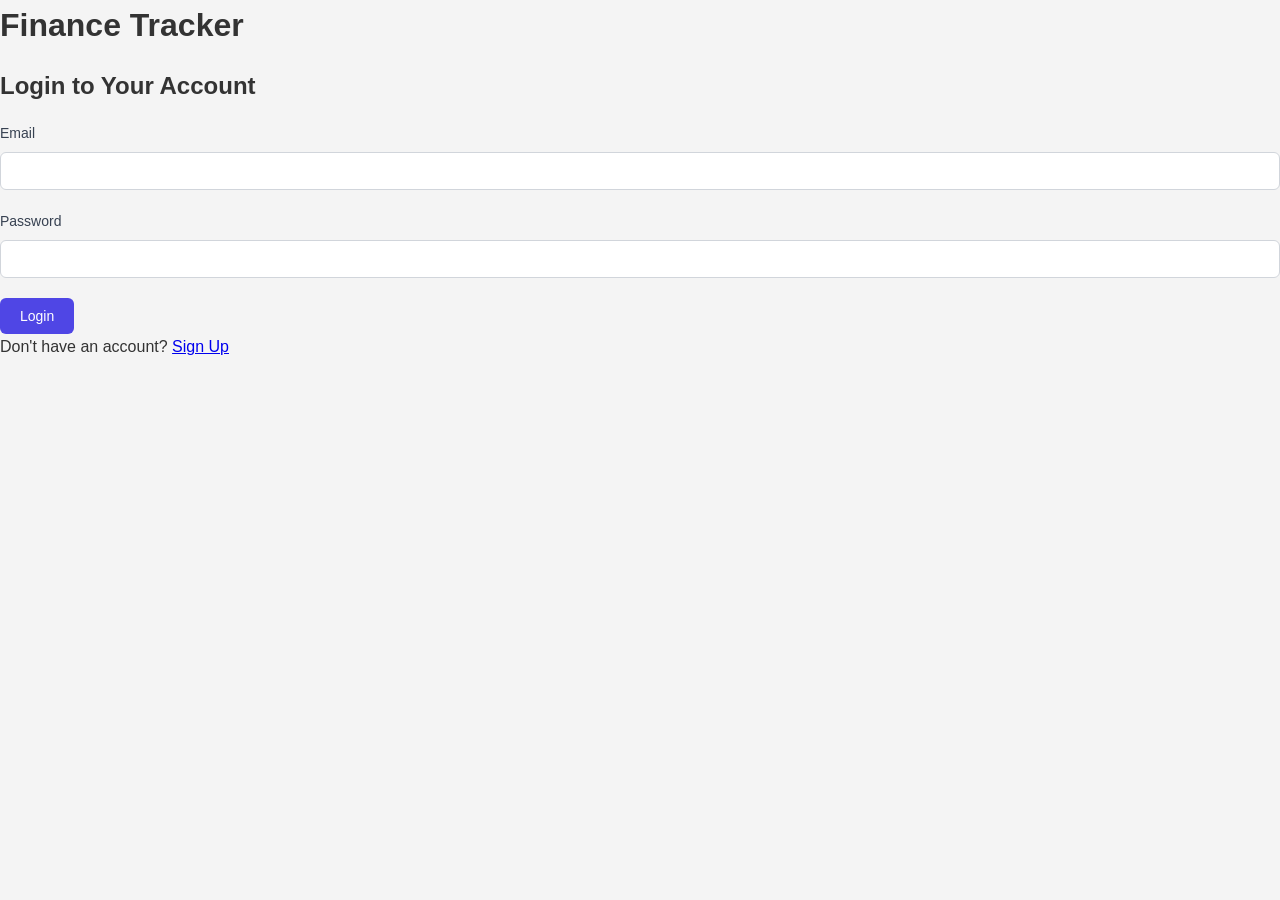
<file: index.html>
<!DOCTYPE html>
<html lang="en">
  <head>
    <meta charset="UTF-8" />
    <meta name="viewport" content="width=device-width, initial-scale=1.0" />
    <title>Finance App - Login</title>
    <link rel="stylesheet" href="css/style.css" />
    <link rel="stylesheet" href="css/auth.css" />
  </head>
  <body>
    <div class="auth-container">
      <div class="auth-card">
        <h1>Finance Tracker</h1>
        <h2>Login to Your Account</h2>

        <form id="loginForm">
          <div class="form-group">
            <label for="email">Email</label>
            <input type="email" id="email" required />
          </div>

          <div class="form-group">
            <label for="password">Password</label>
            <input type="password" id="password" required />
          </div>

          <button type="submit" class="btn-primary">Login</button>

          <p class="auth-link">
            Don't have an account? <a href="pages/signup.html">Sign Up</a>
          </p>
        </form>

        <div id="errorMessage" class="error-message"></div>
      </div>
    </div>

    <script src="js/auth.js"></script>
  </body>
</html>
</file>
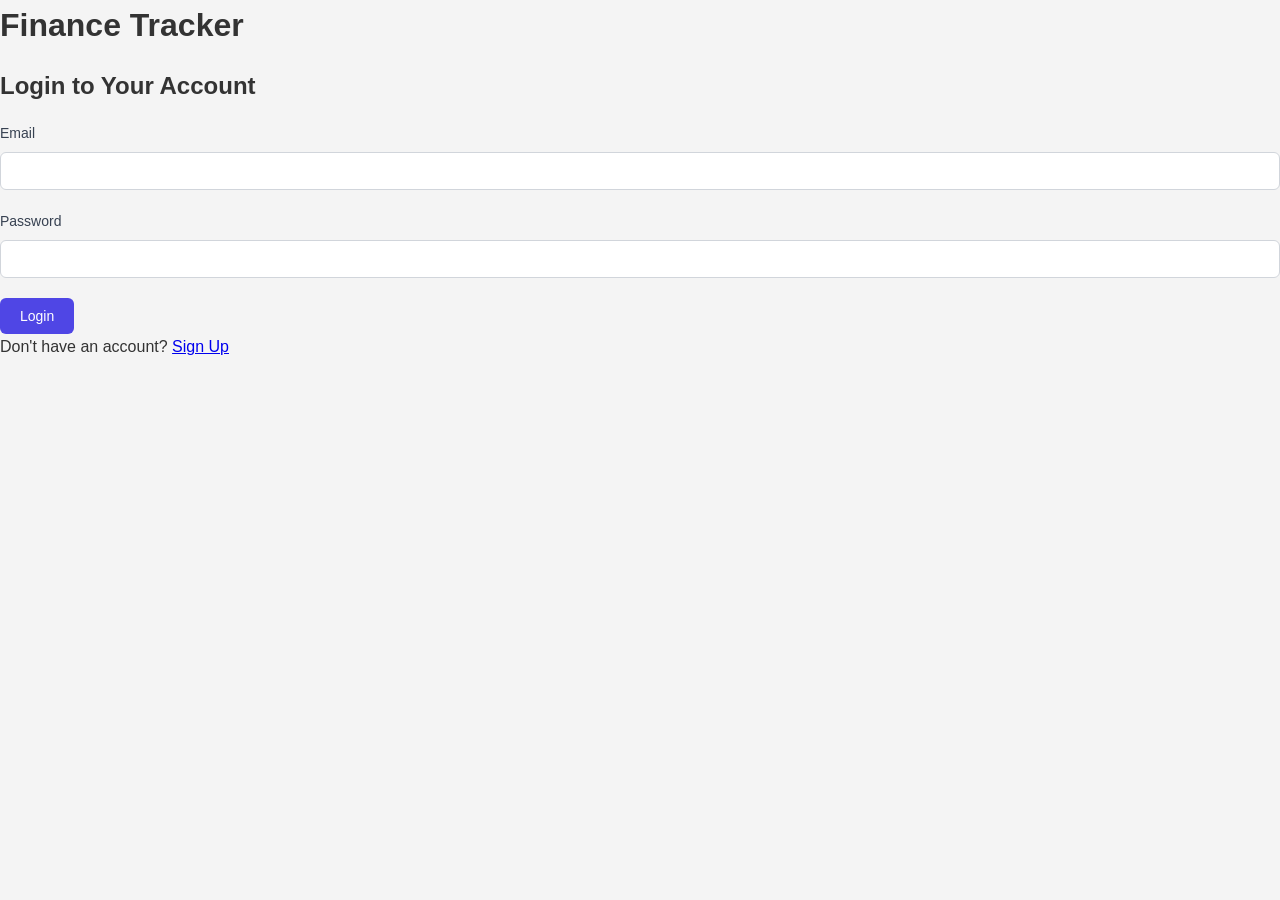
<file: Pages/categories.html>
<!DOCTYPE html>
<html lang="en">
  <head>
    <meta charset="UTF-8" />
    <meta name="viewport" content="width=device-width, initial-scale=1.0" />
    <title>Categories - Finance App</title>
    <link rel="stylesheet" href="../css/style.css" />
    <link rel="stylesheet" href="../css/dashboard.css" />
    <link rel="stylesheet" href="../css/categories.css" />
  </head>
  <body>
    <div class="app-container">
      <nav class="sidebar">
        <div class="sidebar-header">
          <h2>Finance</h2>
          <p>Personal Tracker</p>
        </div>
        <ul class="nav-menu">
          <li><a href="dashboard.html">📊 Dashboard</a></li>
          <li><a href="transactions.html">✈️ Transactions</a></li>
          <li><a href="categories.html" class="active">🏷️ Categories</a></li>
          <li><a href="analytics.html">📈 Analytics</a></li>
          <li><a href="settings.html">⚙️ Settings</a></li>
        </ul>
        <button id="logoutBtn" class="btn-logout">Sign Out</button>
      </nav>

      <main class="main-content">
        <!-- Top Header with User Info -->
        <div class="top-header">
          <h1 class="page-title">Categories</h1>
          <div class="user-info">
            <div class="user-details">
              <p id="userDisplayName">John Doe</p>
              <p id="userEmail">john@example.com</p>
            </div>
            <div class="user-avatar">👤</div>
          </div>
        </div>

        <!-- Page Description and Add Button -->
        <div class="page-intro">
          <div class="intro-text">
            <h2>Categories</h2>
            <p>Manage your transaction categories</p>
          </div>
          <button id="addCategoryBtn" class="btn-add-transaction">
            + Add Category
          </button>
        </div>

        <!-- Income Categories Section -->
        <div class="categories-section">
          <h3 class="section-title income-title">
            🏷️ Income Categories (<span id="incomeCount">0</span>)
          </h3>
          <div id="incomeCategoriesList" class="categories-container">
            <p class="no-data">No income categories yet</p>
          </div>
        </div>

        <!-- Expense Categories Section -->
        <div class="categories-section">
          <h3 class="section-title expense-title">
            🏷️ Expense Categories (<span id="expenseCount">0</span>)
          </h3>
          <div id="expenseCategoriesList" class="categories-container">
            <p class="no-data">No expense categories yet</p>
          </div>
        </div>
      </main>
    </div>

    <div id="categoryModal" class="modal">
      <div class="modal-content">
        <div class="modal-header">
          <h2>Add Category</h2>
          <p class="modal-subtitle">Create a new transaction category</p>
          <span class="close">&times;</span>
        </div>

        <form id="categoryForm">
          <!-- Category Name -->
          <div class="form-group">
            <label for="categoryName"
              >Category Name <span class="required">*</span></label
            >
            <input
              type="text"
              id="categoryName"
              placeholder="e.g., Groceries, Coffee..."
              required
            />
          </div>

          <!-- Category Type -->
          <div class="form-group">
            <label for="categoryType"
              >Type <span class="required">*</span></label
            >
            <select id="categoryType" required>
              <option value="expense">Expense</option>
              <option value="income">Income</option>
            </select>
          </div>

          <!-- Category Color -->
          <div class="form-group">
            <label for="categoryColor"
              >Color <span class="required">*</span></label
            >
            <div class="color-picker-wrapper">
              <input type="color" id="categoryColor" value="#ef4444" />
              <span
                class="color-preview"
                id="colorPreview"
                style="background-color: #ef4444"
              ></span>
            </div>
          </div>

          <!-- Form Actions -->
          <div class="modal-actions">
            <button type="button" class="btn-cancel">Cancel</button>
            <button type="submit" class="btn-submit">Add Category</button>
          </div>
        </form>
      </div>
    </div>

    <script src="../js/auth.js"></script>
    <script src="../js/categories.js"></script>
  </body>
</html>
</file>
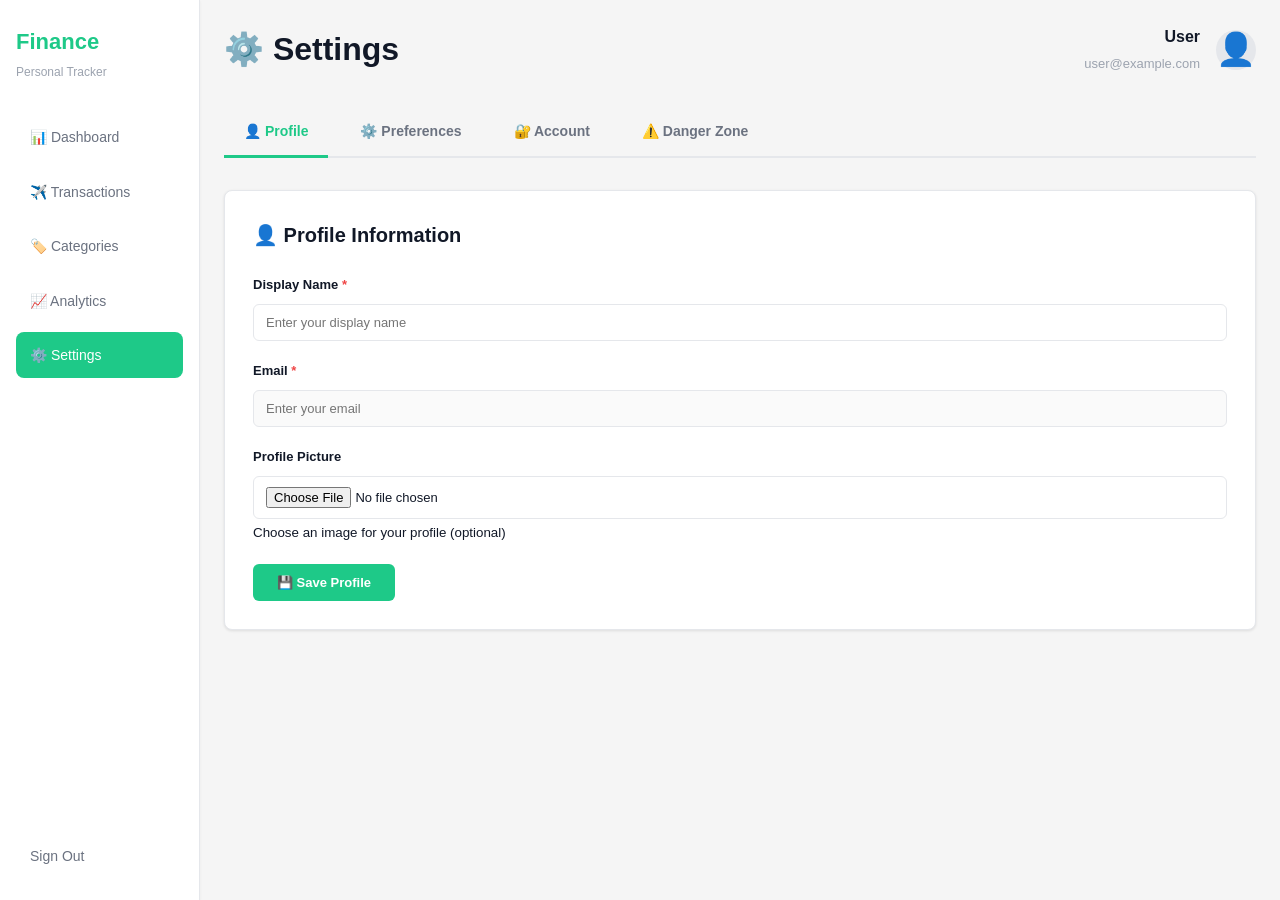
<file: Pages/settings.html>
<!DOCTYPE html>
<html lang="en">
  <head>
    <meta charset="UTF-8" />
    <meta name="viewport" content="width=device-width, initial-scale=1.0" />
    <title>Settings - Finance App</title>
    <link rel="stylesheet" href="../css/style.css" />
    <link rel="stylesheet" href="../css/dashboard.css" />
    <link rel="stylesheet" href="../css/settings.css" />
  </head>
  <body>
    <div class="app-container">
      <nav class="sidebar">
        <div class="sidebar-header">
          <h2>Finance</h2>
          <p>Personal Tracker</p>
        </div>
        <ul class="nav-menu">
          <li><a href="dashboard.html">📊 Dashboard</a></li>
          <li><a href="transactions.html">✈️ Transactions</a></li>
          <li><a href="categories.html">🏷️ Categories</a></li>
          <li><a href="analytics.html">📈 Analytics</a></li>
          <li><a href="settings.html" class="active">⚙️ Settings</a></li>
        </ul>
        <button id="logoutBtn" class="btn-logout">Sign Out</button>
      </nav>

      <main class="main-content">
        <!-- Top Header with User Info -->
        <div class="top-header">
          <h1 class="page-title">⚙️ Settings</h1>
          <div class="user-info">
            <div class="user-details">
              <h3>John Doe</h3>
              <p>john@example.com</p>
            </div>
            <div class="user-avatar">👤</div>
          </div>
        </div>

        <!-- Settings Tabs -->
        <div class="settings-tabs">
          <button class="tab-btn active" data-tab="profile">👤 Profile</button>
          <button class="tab-btn" data-tab="preferences">⚙️ Preferences</button>
          <button class="tab-btn" data-tab="account">🔐 Account</button>
          <button class="tab-btn" data-tab="danger">⚠️ Danger Zone</button>
        </div>

        <!-- Profile Tab -->
        <div id="profile" class="tab-content active">
          <div class="settings-card">
            <h3>👤 Profile Information</h3>

            <div class="form-group">
              <label for="displayName"
                >Display Name <span class="required">*</span></label
              >
              <input
                type="text"
                id="displayName"
                placeholder="Enter your display name"
                required
              />
            </div>

            <div class="form-group">
              <label for="email">Email <span class="required">*</span></label>
              <input
                type="email"
                id="email"
                placeholder="Enter your email"
                disabled
              />
            </div>

            <div class="form-group">
              <label for="profilePic">Profile Picture</label>
              <input type="file" id="profilePic" accept="image/*" />
              <small>Choose an image for your profile (optional)</small>
            </div>

            <button id="profileSave" class="btn-primary">
              💾 Save Profile
            </button>
          </div>
        </div>

        <!-- Preferences Tab -->
        <div id="preferences" class="tab-content">
          <div class="settings-card">
            <h3>⚙️ Preferences</h3>

            <div class="form-group">
              <label for="currency">Default Currency</label>
              <select id="currency">
                <option value="USD">USD - US Dollar</option>
                <option value="EUR">EUR - Euro</option>
                <option value="GBP">GBP - British Pound</option>
                <option value="JPY">JPY - Japanese Yen</option>
                <option value="CAD">CAD - Canadian Dollar</option>
                <option value="AUD">AUD - Australian Dollar</option>
              </select>
            </div>

            <div class="form-group checkbox">
              <input type="checkbox" id="notifications" />
              <label for="notifications">Enable Notifications</label>
            </div>

            <button id="preferencesSaveBtn" class="btn-primary">
              💾 Save Preferences
            </button>
          </div>
        </div>

        <!-- Account Tab -->
        <div id="account" class="tab-content">
          <div class="settings-card">
            <h3>🔐 Account Settings</h3>

            <div class="form-group">
              <label for="oldPassword"
                >Current Password <span class="required">*</span></label
              >
              <input
                type="password"
                id="oldPassword"
                placeholder="Enter your current password"
                required
              />
            </div>

            <div class="form-group">
              <label for="newPassword"
                >New Password <span class="required">*</span></label
              >
              <input
                type="password"
                id="newPassword"
                minlength="6"
                placeholder="Enter new password"
                required
              />
            </div>

            <div class="form-group">
              <label for="confirmPassword"
                >Confirm New Password <span class="required">*</span></label
              >
              <input
                type="password"
                id="confirmPassword"
                minlength="6"
                placeholder="Confirm new password"
                required
              />
            </div>

            <button id="accountSaveBtn" class="btn-primary">
              🔒 Change Password
            </button>
          </div>
        </div>

        <!-- Danger Zone Tab -->
        <div id="danger" class="tab-content">
          <div class="settings-card danger-zone">
            <h3>⚠️ Danger Zone</h3>
            <p class="danger-text">
              These actions are permanent and cannot be undone. Please proceed
              with caution.
            </p>

            <div class="danger-action">
              <h4>Delete All Data</h4>
              <p>
                Permanently remove all your transactions, categories, and
                settings
              </p>
              <button id="deleteData" class="btn-danger">
                🗑️ Delete All Data
              </button>
            </div>
          </div>
        </div>

        <div id="message" class="message"></div>
      </main>
    </div>

    <script src="../js/auth.js"></script>
    <script src="../js/settings.js"></script>
  </body>
</html>
</file>
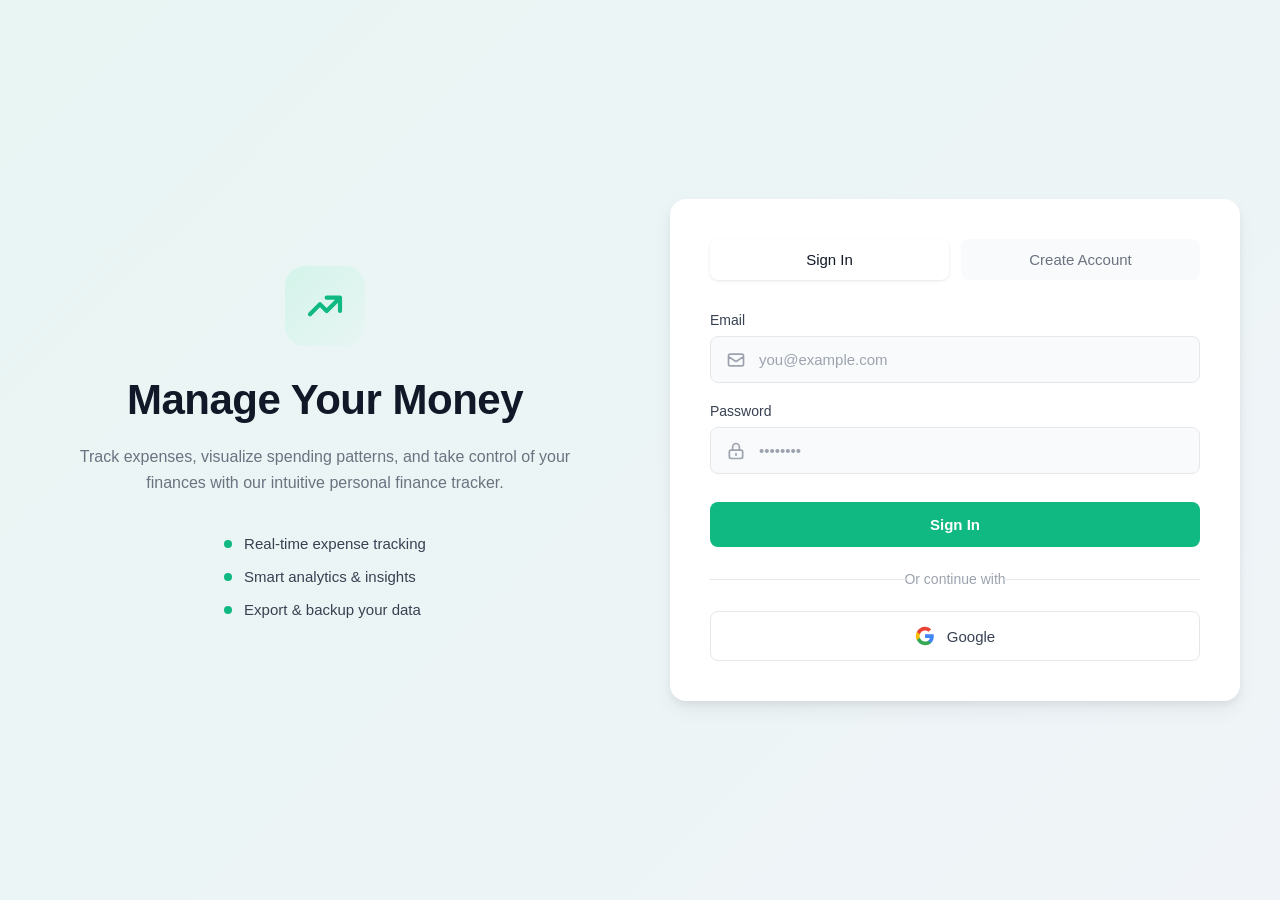
<file: Pages/Signup.html>
<!DOCTYPE html>
<html lang="en">
  <head>
    <meta charset="UTF-8" />
    <meta name="viewport" content="width=device-width, initial-scale=1.0" />
    <title>Finance Tracker - Create Account</title>
    <style>
      * {
        margin: 0;
        padding: 0;
        box-sizing: border-box;
      }

      body {
        font-family: -apple-system, BlinkMacSystemFont, "Segoe UI", Roboto,
          "Helvetica Neue", Arial, sans-serif;
        background: linear-gradient(135deg, #e8f5f3 0%, #f0f4f8 100%);
        min-height: 100vh;
        display: flex;
        align-items: center;
        justify-content: center;
        padding: 20px;
      }

      .container {
        display: grid;
        grid-template-columns: 1fr 1fr;
        max-width: 1200px;
        width: 100%;
        gap: 60px;
        align-items: center;
      }

      .left-section {
        text-align: center;
      }

      .icon-wrapper {
        width: 80px;
        height: 80px;
        background: linear-gradient(135deg, #d4f4ea 0%, #e8f5f3 100%);
        border-radius: 20px;
        display: flex;
        align-items: center;
        justify-content: center;
        margin: 0 auto 30px;
      }

      .icon {
        width: 40px;
        height: 40px;
        color: #10b981;
      }

      h1 {
        font-size: 42px;
        font-weight: 700;
        color: #111827;
        margin-bottom: 20px;
        letter-spacing: -0.5px;
      }

      .subtitle {
        font-size: 16px;
        color: #6b7280;
        line-height: 1.6;
        margin-bottom: 40px;
        max-width: 500px;
        margin-left: auto;
        margin-right: auto;
      }

      .features {
        list-style: none;
        text-align: left;
        display: inline-block;
      }

      .features li {
        display: flex;
        align-items: center;
        font-size: 15px;
        color: #374151;
        margin-bottom: 16px;
      }

      .features li::before {
        content: "";
        width: 8px;
        height: 8px;
        background: #10b981;
        border-radius: 50%;
        margin-right: 12px;
        flex-shrink: 0;
      }

      .right-section {
        background: white;
        border-radius: 16px;
        padding: 40px;
        box-shadow: 0 4px 6px rgba(0, 0, 0, 0.05),
          0 10px 20px rgba(0, 0, 0, 0.05);
      }

      .tabs {
        display: flex;
        gap: 12px;
        margin-bottom: 32px;
      }

      .tab {
        flex: 1;
        padding: 12px 24px;
        background: transparent;
        border: none;
        border-radius: 8px;
        font-size: 15px;
        font-weight: 500;
        cursor: pointer;
        transition: all 0.2s;
        color: #6b7280;
      }

      .tab.active {
        background: white;
        color: #111827;
        box-shadow: 0 1px 3px rgba(0, 0, 0, 0.1);
      }

      .tab:not(.active) {
        background: #f9fafb;
      }

      .form-container {
        display: none;
      }

      .form-container.active {
        display: block;
      }

      .form-group {
        margin-bottom: 20px;
      }

      label {
        display: block;
        font-size: 14px;
        font-weight: 500;
        color: #374151;
        margin-bottom: 8px;
      }

      .input-wrapper {
        position: relative;
      }

      .input-icon {
        position: absolute;
        left: 16px;
        top: 50%;
        transform: translateY(-50%);
        color: #9ca3af;
        width: 20px;
        height: 20px;
      }

      input {
        width: 100%;
        padding: 14px 16px 14px 48px;
        border: 1px solid #e5e7eb;
        border-radius: 8px;
        font-size: 15px;
        transition: all 0.2s;
        background: #f9fafb;
      }

      input:focus {
        outline: none;
        border-color: #10b981;
        background: white;
      }

      input::placeholder {
        color: #9ca3af;
      }

      .submit-btn {
        width: 100%;
        padding: 14px;
        background: #10b981;
        color: white;
        border: none;
        border-radius: 8px;
        font-size: 15px;
        font-weight: 600;
        cursor: pointer;
        transition: all 0.2s;
        margin-top: 8px;
      }

      .submit-btn:hover {
        background: #059669;
        transform: translateY(-1px);
        box-shadow: 0 4px 12px rgba(16, 185, 129, 0.3);
      }

      .divider {
        text-align: center;
        margin: 24px 0;
        color: #9ca3af;
        font-size: 14px;
        position: relative;
      }

      .divider::before,
      .divider::after {
        content: "";
        position: absolute;
        top: 50%;
        width: 40%;
        height: 1px;
        background: #e5e7eb;
      }

      .divider::before {
        left: 0;
      }

      .divider::after {
        right: 0;
      }

      .google-btn {
        width: 100%;
        padding: 14px;
        background: white;
        border: 1px solid #e5e7eb;
        border-radius: 8px;
        font-size: 15px;
        font-weight: 500;
        cursor: pointer;
        display: flex;
        align-items: center;
        justify-content: center;
        gap: 12px;
        transition: all 0.2s;
        color: #374151;
      }

      .google-btn:hover {
        background: #f9fafb;
        border-color: #d1d5db;
      }

      .name-group {
        display: grid;
        grid-template-columns: 1fr 1fr;
        gap: 16px;
      }

      .success-message,
      .error-message {
        padding: 12px;
        border-radius: 8px;
        margin-bottom: 20px;
        font-size: 14px;
        display: none;
      }

      .success-message {
        background: #d1fae5;
        border: 1px solid #10b981;
        color: #065f46;
      }

      .error-message {
        background: #fef2f2;
        border: 1px solid #fecaca;
        color: #dc2626;
      }

      .success-message.show,
      .error-message.show {
        display: block;
      }

      @media (max-width: 968px) {
        .container {
          grid-template-columns: 1fr;
          gap: 40px;
        }

        h1 {
          font-size: 36px;
        }

        .name-group {
          grid-template-columns: 1fr;
        }
      }
    </style>
  </head>
  <body>
    <div class="container">
      <div class="left-section">
        <div class="icon-wrapper">
          <svg
            class="icon"
            fill="none"
            stroke="currentColor"
            viewBox="0 0 24 24"
          >
            <path
              stroke-linecap="round"
              stroke-linejoin="round"
              stroke-width="2.5"
              d="M13 7h8m0 0v8m0-8l-8 8-4-4-6 6"
            ></path>
          </svg>
        </div>
        <h1>Manage Your Money</h1>
        <p class="subtitle">
          Track expenses, visualize spending patterns, and take control of your
          finances with our intuitive personal finance tracker.
        </p>
        <ul class="features">
          <li>Real-time expense tracking</li>
          <li>Smart analytics & insights</li>
          <li>Export & backup your data</li>
        </ul>
      </div>

      <div class="right-section">
        <div class="tabs">
          <button class="tab active" onclick="switchTab('signin')">
            Sign In
          </button>
          <button class="tab" onclick="switchTab('signup')">
            Create Account
          </button>
        </div>

        <!-- Sign In Form -->
        <div id="signin-form" class="form-container active">
          <div id="signin-success" class="success-message">
            ✓ Successfully signed in! Redirecting to dashboard...
          </div>
          <div id="signin-error" class="error-message"></div>
          <form onsubmit="handleSignIn(event)">
            <div class="form-group">
              <label>Email</label>
              <div class="input-wrapper">
                <svg
                  class="input-icon"
                  fill="none"
                  stroke="currentColor"
                  viewBox="0 0 24 24"
                >
                  <path
                    stroke-linecap="round"
                    stroke-linejoin="round"
                    stroke-width="2"
                    d="M3 8l7.89 5.26a2 2 0 002.22 0L21 8M5 19h14a2 2 0 002-2V7a2 2 0 00-2-2H5a2 2 0 00-2 2v10a2 2 0 002 2z"
                  ></path>
                </svg>
                <input
                  type="email"
                  id="signin-email"
                  placeholder="you@example.com"
                  required
                />
              </div>
            </div>

            <div class="form-group">
              <label>Password</label>
              <div class="input-wrapper">
                <svg
                  class="input-icon"
                  fill="none"
                  stroke="currentColor"
                  viewBox="0 0 24 24"
                >
                  <path
                    stroke-linecap="round"
                    stroke-linejoin="round"
                    stroke-width="2"
                    d="M12 15v2m-6 4h12a2 2 0 002-2v-6a2 2 0 00-2-2H6a2 2 0 00-2 2v6a2 2 0 002 2zm10-10V7a4 4 0 00-8 0v4h8z"
                  ></path>
                </svg>
                <input
                  type="password"
                  id="signin-password"
                  placeholder="••••••••"
                  required
                />
              </div>
            </div>

            <button type="submit" class="submit-btn">Sign In</button>

            <div class="divider">Or continue with</div>

            <button type="button" class="google-btn">
              <svg width="20" height="20" viewBox="0 0 24 24">
                <path
                  fill="#4285F4"
                  d="M22.56 12.25c0-.78-.07-1.53-.2-2.25H12v4.26h5.92c-.26 1.37-1.04 2.53-2.21 3.31v2.77h3.57c2.08-1.92 3.28-4.74 3.28-8.09z"
                />
                <path
                  fill="#34A853"
                  d="M12 23c2.97 0 5.46-.98 7.28-2.66l-3.57-2.77c-.98.66-2.23 1.06-3.71 1.06-2.86 0-5.29-1.93-6.16-4.53H2.18v2.84C3.99 20.53 7.7 23 12 23z"
                />
                <path
                  fill="#FBBC05"
                  d="M5.84 14.09c-.22-.66-.35-1.36-.35-2.09s.13-1.43.35-2.09V7.07H2.18C1.43 8.55 1 10.22 1 12s.43 3.45 1.18 4.93l2.85-2.22.81-.62z"
                />
                <path
                  fill="#EA4335"
                  d="M12 5.38c1.62 0 3.06.56 4.21 1.64l3.15-3.15C17.45 2.09 14.97 1 12 1 7.7 1 3.99 3.47 2.18 7.07l3.66 2.84c.87-2.6 3.3-4.53 6.16-4.53z"
                />
              </svg>
              Google
            </button>
          </form>
        </div>

        <!-- Sign Up Form -->
        <div id="signup-form" class="form-container">
          <div id="signup-success" class="success-message">
            ✓ Account created successfully! Redirecting to dashboard...
          </div>
          <div id="signup-error" class="error-message"></div>
          <form onsubmit="handleSignUp(event)">
            <div class="name-group">
              <div class="form-group">
                <label>First Name</label>
                <div class="input-wrapper">
                  <svg
                    class="input-icon"
                    fill="none"
                    stroke="currentColor"
                    viewBox="0 0 24 24"
                  >
                    <path
                      stroke-linecap="round"
                      stroke-linejoin="round"
                      stroke-width="2"
                      d="M16 7a4 4 0 11-8 0 4 4 0 018 0zM12 14a7 7 0 00-7 7h14a7 7 0 00-7-7z"
                    ></path>
                  </svg>
                  <input
                    type="text"
                    id="signup-firstname"
                    placeholder="John"
                    required
                  />
                </div>
              </div>

              <div class="form-group">
                <label>Last Name</label>
                <div class="input-wrapper">
                  <svg
                    class="input-icon"
                    fill="none"
                    stroke="currentColor"
                    viewBox="0 0 24 24"
                  >
                    <path
                      stroke-linecap="round"
                      stroke-linejoin="round"
                      stroke-width="2"
                      d="M16 7a4 4 0 11-8 0 4 4 0 018 0zM12 14a7 7 0 00-7 7h14a7 7 0 00-7-7z"
                    ></path>
                  </svg>
                  <input
                    type="text"
                    id="signup-lastname"
                    placeholder="Doe"
                    required
                  />
                </div>
              </div>
            </div>

            <div class="form-group">
              <label>Email</label>
              <div class="input-wrapper">
                <svg
                  class="input-icon"
                  fill="none"
                  stroke="currentColor"
                  viewBox="0 0 24 24"
                >
                  <path
                    stroke-linecap="round"
                    stroke-linejoin="round"
                    stroke-width="2"
                    d="M3 8l7.89 5.26a2 2 0 002.22 0L21 8M5 19h14a2 2 0 002-2V7a2 2 0 00-2-2H5a2 2 0 00-2 2v10a2 2 0 002 2z"
                  ></path>
                </svg>
                <input
                  type="email"
                  id="signup-email"
                  placeholder="you@example.com"
                  required
                />
              </div>
            </div>

            <div class="form-group">
              <label>Password</label>
              <div class="input-wrapper">
                <svg
                  class="input-icon"
                  fill="none"
                  stroke="currentColor"
                  viewBox="0 0 24 24"
                >
                  <path
                    stroke-linecap="round"
                    stroke-linejoin="round"
                    stroke-width="2"
                    d="M12 15v2m-6 4h12a2 2 0 002-2v-6a2 2 0 00-2-2H6a2 2 0 00-2 2v6a2 2 0 002 2zm10-10V7a4 4 0 00-8 0v4h8z"
                  ></path>
                </svg>
                <input
                  type="password"
                  id="signup-password"
                  placeholder="••••••••"
                  required
                  minlength="6"
                />
              </div>
            </div>

            <div class="form-group">
              <label>Confirm Password</label>
              <div class="input-wrapper">
                <svg
                  class="input-icon"
                  fill="none"
                  stroke="currentColor"
                  viewBox="0 0 24 24"
                >
                  <path
                    stroke-linecap="round"
                    stroke-linejoin="round"
                    stroke-width="2"
                    d="M9 12l2 2 4-4m6 2a9 9 0 11-18 0 9 9 0 0118 0z"
                  ></path>
                </svg>
                <input
                  type="password"
                  id="signup-confirm"
                  placeholder="••••••••"
                  required
                  minlength="6"
                />
              </div>
            </div>

            <button type="submit" class="submit-btn">Create Account</button>

            <div class="divider">Or continue with</div>

            <button type="button" class="google-btn">
              <svg width="20" height="20" viewBox="0 0 24 24">
                <path
                  fill="#4285F4"
                  d="M22.56 12.25c0-.78-.07-1.53-.2-2.25H12v4.26h5.92c-.26 1.37-1.04 2.53-2.21 3.31v2.77h3.57c2.08-1.92 3.28-4.74 3.28-8.09z"
                />
                <path
                  fill="#34A853"
                  d="M12 23c2.97 0 5.46-.98 7.28-2.66l-3.57-2.77c-.98.66-2.23 1.06-3.71 1.06-2.86 0-5.29-1.93-6.16-4.53H2.18v2.84C3.99 20.53 7.7 23 12 23z"
                />
                <path
                  fill="#FBBC05"
                  d="M5.84 14.09c-.22-.66-.35-1.36-.35-2.09s.13-1.43.35-2.09V7.07H2.18C1.43 8.55 1 10.22 1 12s.43 3.45 1.18 4.93l2.85-2.22.81-.62z"
                />
                <path
                  fill="#EA4335"
                  d="M12 5.38c1.62 0 3.06.56 4.21 1.64l3.15-3.15C17.45 2.09 14.97 1 12 1 7.7 1 3.99 3.47 2.18 7.07l3.66 2.84c.87-2.6 3.3-4.53 6.16-4.53z"
                />
              </svg>
              Google
            </button>
          </form>
        </div>
      </div>
    </div>

    <script>
      // Check if user is already logged in on page load
      document.addEventListener("DOMContentLoaded", () => {
        const user = JSON.parse(localStorage.getItem("user"));
        if (user) {
          // User is already logged in, redirect to dashboard
          window.location.href = "dashboard.html";
        }
      });

      function switchTab(tab) {
        const tabs = document.querySelectorAll(".tab");
        tabs.forEach((t) => t.classList.remove("active"));
        event.target.classList.add("active");

        const signinForm = document.getElementById("signin-form");
        const signupForm = document.getElementById("signup-form");

        if (tab === "signin") {
          signinForm.classList.add("active");
          signupForm.classList.remove("active");
        } else {
          signupForm.classList.add("active");
          signinForm.classList.remove("active");
        }

        // Hide all messages
        document.getElementById("signin-success").classList.remove("show");
        document.getElementById("signup-success").classList.remove("show");
        document.getElementById("signin-error").classList.remove("show");
        document.getElementById("signup-error").classList.remove("show");
      }

      function showError(message, errorElement) {
        errorElement.textContent = message;
        errorElement.classList.add("show");

        setTimeout(() => {
          errorElement.textContent = "";
          errorElement.classList.remove("show");
        }, 5000);
      }

      function isValidEmail(email) {
        const emailRegex = /^[^\s@]+@[^\s@]+\.[^\s@]+$/;
        return emailRegex.test(email);
      }

      function handleSignIn(event) {
        event.preventDefault();

        const email = document.getElementById("signin-email").value.trim();
        const password = document.getElementById("signin-password").value;
        const errorMessage = document.getElementById("signin-error");
        const successMessage = document.getElementById("signin-success");

        errorMessage.classList.remove("show");
        successMessage.classList.remove("show");

        if (!email || !password) {
          showError("Please fill in all fields", errorMessage);
          return;
        }

        const registeredUsers =
          JSON.parse(localStorage.getItem("registeredUsers")) || [];
        const user = registeredUsers.find(
          (u) => u.email === email && u.password === password
        );

        if (!user) {
          showError("Invalid email or password", errorMessage);
          return;
        }

        localStorage.setItem(
          "user",
          JSON.stringify({
            id: user.id,
            displayName: user.name,
            email: user.email,
            loginTime: new Date().toISOString(),
          })
        );

        successMessage.classList.add("show");

        setTimeout(() => {
          window.location.href = "dashboard.html";
        }, 1500);
      }

      function handleSignUp(event) {
        event.preventDefault();

        const firstName = document
          .getElementById("signup-firstname")
          .value.trim();
        const lastName = document
          .getElementById("signup-lastname")
          .value.trim();
        const email = document.getElementById("signup-email").value.trim();
        const password = document.getElementById("signup-password").value;
        const confirmPassword = document.getElementById("signup-confirm").value;
        const errorMessage = document.getElementById("signup-error");
        const successMessage = document.getElementById("signup-success");

        errorMessage.classList.remove("show");
        successMessage.classList.remove("show");

        if (
          !firstName ||
          !lastName ||
          !email ||
          !password ||
          !confirmPassword
        ) {
          showError("Please fill in all fields", errorMessage);
          return;
        }

        if (password.length < 6) {
          showError(
            "Password must be at least 6 characters long",
            errorMessage
          );
          return;
        }

        if (password !== confirmPassword) {
          showError("Passwords do not match", errorMessage);
          return;
        }

        if (!isValidEmail(email)) {
          showError("Please enter a valid email", errorMessage);
          return;
        }

        let registeredUsers =
          JSON.parse(localStorage.getItem("registeredUsers")) || [];

        if (registeredUsers.some((u) => u.email === email)) {
          showError(
            "Email already registered. Please sign in instead",
            errorMessage
          );
          return;
        }

        const newUser = {
          id:
            registeredUsers.length > 0
              ? Math.max(...registeredUsers.map((u) => u.id)) + 1
              : 1,
          name: `${firstName} ${lastName}`,
          email,
          password,
          createdAt: new Date().toISOString(),
        };

        registeredUsers.push(newUser);
        localStorage.setItem(
          "registeredUsers",
          JSON.stringify(registeredUsers)
        );

        localStorage.setItem(
          "user",
          JSON.stringify({
            id: newUser.id,
            displayName: newUser.name,
            email: newUser.email,
            loginTime: new Date().toISOString(),
          })
        );

        successMessage.classList.add("show");

        setTimeout(() => {
          window.location.href = "dashboard.html";
        }, 1500);
      }
    </script>
  </body>
</html>
</file>
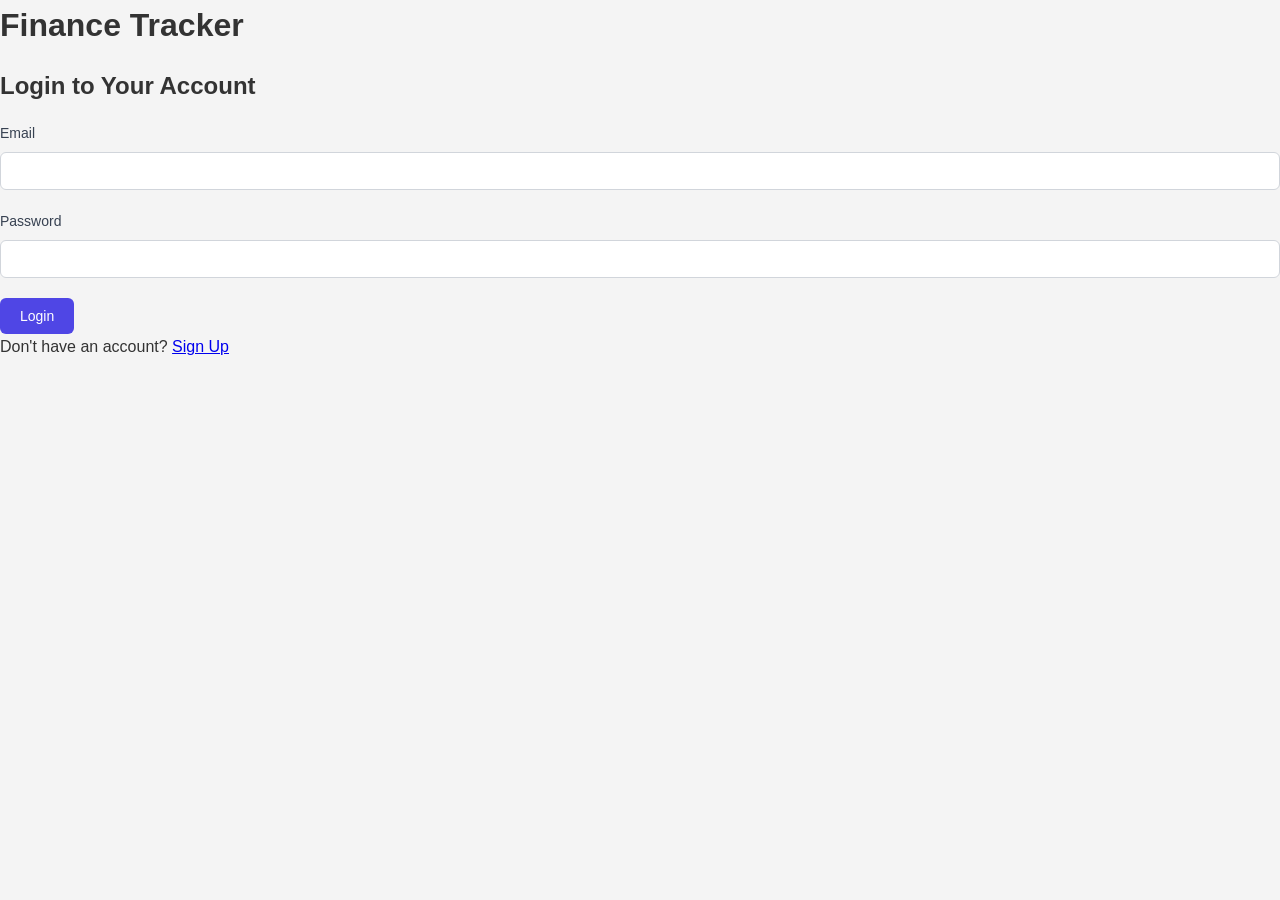
<file: Pages/transactions.html>
<!DOCTYPE html>
<html lang="en">
  <head>
    <meta charset="UTF-8" />
    <meta name="viewport" content="width=device-width, initial-scale=1.0" />
    <title>Transactions - Finance App</title>
    <link rel="stylesheet" href="../css/style.css" />
    <link rel="stylesheet" href="../css/dashboard.css" />
    <link rel="stylesheet" href="../css/transactions.css" />
  </head>
  <body>
    <div class="app-container">
      <nav class="sidebar">
        <div class="sidebar-header">
          <h2>Finance</h2>
          <p>Personal Tracker</p>
        </div>
        <ul class="nav-menu">
          <li><a href="dashboard.html">📊 Dashboard</a></li>
          <li>
            <a href="transactions.html" class="active">✈️ Transactions</a>
          </li>
          <li><a href="categories.html">🏷️ Categories</a></li>
          <li><a href="analytics.html">📈 Analytics</a></li>
          <li><a href="settings.html">⚙️ Settings</a></li>
        </ul>
        <button id="logoutBtn" class="btn-logout">Sign Out</button>
      </nav>

      <main class="main-content">
        <!-- Top Header with User Info -->
        <div class="top-header">
          <h1 class="page-title">Transactions</h1>
          <div class="user-info">
            <div class="user-details">
              <p id="userDisplayName">John Doe</p>
              <p id="userEmail">john@example.com</p>
            </div>
            <div class="user-avatar">👤</div>
          </div>
        </div>

        <!-- Page Description and Export Button -->
        <div class="page-intro">
          <div class="intro-text">
            <h2>Transactions</h2>
            <p>View and manage all your financial transactions</p>
          </div>
          <div class="page-actions">
            <button class="btn-export">⬇ Export CSV</button>
            <button id="addTransactionBtn" class="btn-add-transaction">
              + Add Transaction
            </button>
          </div>
        </div>

        <!-- Stats Cards -->
        <div class="stats-grid">
          <div class="stat-card income-card">
            <div class="stat-label">Total Income</div>
            <div class="stat-amount income" id="totalIncome">$0.00</div>
            <div class="stat-count" id="incomeCount">+2</div>
          </div>
          <div class="stat-card expense-card">
            <div class="stat-label">Total Expense</div>
            <div class="stat-amount expense" id="totalExpenses">$0.00</div>
            <div class="stat-count" id="expenseCount">4</div>
          </div>
          <div class="stat-card balance-card">
            <div class="stat-label">Net Balance</div>
            <div class="stat-amount" id="netBalance">$0.00</div>
            <div class="stat-count" id="balanceCount">6 total</div>
          </div>
        </div>

        <!-- Filters -->
        <div class="filters-section">
          <h3>Filters</h3>
          <div class="filters">
            <div class="filter-group">
              <label>Search</label>
              <div class="search-input">
                <span class="search-icon">🔍</span>
                <input
                  type="text"
                  id="searchInput"
                  placeholder="Search transactions..."
                />
              </div>
            </div>
            <div class="filter-group">
              <label>Type</label>
              <select id="typeFilter">
                <option value="all">All Types</option>
                <option value="income">Income</option>
                <option value="expense">Expense</option>
              </select>
            </div>
            <div class="filter-group">
              <label>Category</label>
              <select id="categoryFilter">
                <option value="all">All Categories</option>
              </select>
            </div>
            <button class="btn-clear-filters">Clear Filters</button>
          </div>
        </div>

        <!-- Transactions List -->
        <div id="transactionsList" class="transactions-list">
          <p class="no-data">No transactions found</p>
        </div>
      </main>
    </div>

    <div id="transactionModal" class="modal">
      <div class="modal-content">
        <div class="modal-header">
          <h2>Add Transaction</h2>
          <p class="modal-subtitle">
            Record a new income or expense transaction
          </p>
          <span class="close">&times;</span>
        </div>

        <form id="transactionForm">
          <!-- Type Toggle Buttons -->
          <div class="form-group type-toggle">
            <button
              type="button"
              class="type-btn expense-btn active"
              data-type="expense"
            >
              Expense
            </button>
            <button
              type="button"
              class="type-btn income-btn"
              data-type="income"
            >
              Income
            </button>
            <input
              type="hidden"
              id="transactionType"
              value="expense"
              required
            />
          </div>

          <!-- Amount Field -->
          <div class="form-group">
            <label for="amount">Amount <span class="required">*</span></label>
            <div class="amount-input-wrapper">
              <span class="currency-symbol">$</span>
              <input
                type="number"
                id="amount"
                step="0.01"
                placeholder="0.00"
                required
              />
            </div>
          </div>

          <!-- Category Dropdown -->
          <div class="form-group">
            <label for="category"
              >Category <span class="required">*</span></label
            >
            <select id="category" required>
              <option value="Salary">Salary</option>
              <option value="Food">Food</option>
              <option value="Transport">Transport</option>
              <option value="Entertainment">Entertainment</option>
              <option value="Utilities">Utilities</option>
              <option value="Coffee Shop">Coffee Shop</option>
              <option value="Grocery Store">Grocery Store</option>
              <option value="Netflix Subscription">Netflix Subscription</option>
              <option value="Freelance Project">Freelance Project</option>
              <option value="Other">Other</option>
            </select>
          </div>

          <!-- Date Field -->
          <div class="form-group">
            <label for="date">Date <span class="required">*</span></label>
            <input type="date" id="date" required />
          </div>

          <!-- Description Field -->
          <div class="form-group">
            <label for="description"
              >Description <span class="required">*</span></label
            >
            <input
              type="text"
              id="description"
              placeholder="e.g., Grocery shopping, Monthly rent..."
              required
            />
          </div>

          <!-- Receipt Upload (Optional) -->
          <div class="form-group">
            <label for="receipt">Receipt (Optional)</label>
            <div class="receipt-upload">
              <input type="file" id="receipt" accept="image/*" />
              <div class="upload-placeholder">
                <span class="upload-icon">📤</span>
                <p>Click to upload receipt image</p>
              </div>
            </div>
          </div>

          <!-- Form Actions -->
          <div class="modal-actions">
            <button type="button" class="btn-cancel">Cancel</button>
            <button type="submit" class="btn-submit">Add Transaction</button>
          </div>
        </form>
      </div>
    </div>

    <script src="../js/auth.js"></script>
    <script src="../js/transactions.js"></script>
  </body>
</html>
</file>
<file: css/style.css>
/* Global Styles */

* {
  margin: 0;
  padding: 0;
  box-sizing: border-box;
}

:root {
  --primary-color: #4f46e5;
  --primary-dark: #4338ca;
  --success-color: #10b981;
  --danger-color: #ef4444;
  --warning-color: #f59e0b;
  --info-color: #06b6d4;
  --gray-50: #f9fafb;
  --gray-100: #f3f4f6;
  --gray-200: #e5e7eb;
  --gray-300: #d1d5db;
  --gray-400: #9ca3af;
  --gray-500: #6b7280;
  --gray-600: #4b5563;
  --gray-700: #374151;
  --gray-800: #1f2937;
  --gray-900: #111827;
}

body {
  font-family: -apple-system, BlinkMacSystemFont, "Segoe UI", Roboto,
    "Helvetica Neue", Arial, sans-serif;
  background-color: var(--gray-50);
  color: var(--gray-900);
  line-height: 1.6;
}

/* Buttons */
.btn-primary {
  background-color: var(--primary-color);
  color: white;
  border: none;
  padding: 10px 20px;
  border-radius: 6px;
  cursor: pointer;
  font-size: 14px;
  font-weight: 500;
  transition: background-color 0.3s ease;
}

.btn-primary:hover {
  background-color: var(--primary-dark);
}

.btn-danger {
  background-color: var(--danger-color);
  color: white;
  border: none;
  padding: 10px 20px;
  border-radius: 6px;
  cursor: pointer;
  font-size: 14px;
  font-weight: 500;
  transition: background-color 0.3s ease;
}

.btn-danger:hover {
  background-color: #dc2626;
}

.btn-link {
  color: var(--primary-color);
  text-decoration: none;
  font-weight: 500;
  transition: color 0.3s ease;
  display: inline-block;
}

.btn-link:hover {
  color: var(--primary-dark);
}

.btn-logout {
  background-color: transparent;
  color: var(--danger-color);
  border: 1px solid var(--danger-color);
  padding: 8px 16px;
  border-radius: 6px;
  cursor: pointer;
  font-size: 14px;
  font-weight: 500;
  transition: all 0.3s ease;
  width: 100%;
  margin-top: auto;
}

.btn-logout:hover {
  background-color: var(--danger-color);
  color: white;
}

/* Form Styles */
.form-group {
  margin-bottom: 20px;
}

.form-group label {
  display: block;
  margin-bottom: 8px;
  font-weight: 500;
  color: var(--gray-700);
  font-size: 14px;
}

.form-group input,
.form-group select,
.form-group textarea {
  width: 100%;
  padding: 10px 12px;
  border: 1px solid var(--gray-300);
  border-radius: 6px;
  font-size: 14px;
  font-family: inherit;
  transition: border-color 0.3s ease;
}

.form-group input:focus,
.form-group select:focus,
.form-group textarea:focus {
  outline: none;
  border-color: var(--primary-color);
  box-shadow: 0 0 0 3px rgba(79, 70, 229, 0.1);
}

/* Cards */
.card {
  background-color: white;
  border-radius: 8px;
  padding: 20px;
  box-shadow: 0 1px 3px rgba(0, 0, 0, 0.1);
  border: 1px solid var(--gray-200);
}

.card h3 {
  font-size: 16px;
  font-weight: 600;
  color: var(--gray-700);
  margin-bottom: 12px;
}

.card.danger-zone {
  border-color: var(--danger-color);
  background-color: #fef2f2;
}

/* Messages */
.error-message {
  color: var(--danger-color);
  font-size: 14px;
  margin-top: 10px;
  display: none;
}

.message {
  padding: 12px 16px;
  border-radius: 6px;
  margin-bottom: 16px;
  font-size: 14px;
  font-weight: 500;
}

.message.success {
  background-color: #ecfdf5;
  color: #065f46;
  border: 1px solid #d1fae5;
}

.message.error {
  background-color: #fef2f2;
  color: #991b1b;
  border: 1px solid #fee2e2;
}

/* Common Utilities */
.no-data {
  color: var(--gray-500);
  font-size: 14px;
  text-align: center;
  padding: 20px;
}

.amount {
  font-size: 24px;
  font-weight: 700;
  color: var(--gray-900);
  margin: 0;
}

.amount.income {
  color: var(--success-color);
}

.amount.expense {
  color: var(--danger-color);
}

/* Modal */
.modal {
  display: none;
  position: fixed;
  z-index: 1000;
  left: 0;
  top: 0;
  width: 100%;
  height: 100%;
  background-color: rgba(0, 0, 0, 0.5);
  animation: fadeIn 0.3s ease;
}

@keyframes fadeIn {
  from {
    opacity: 0;
  }
  to {
    opacity: 1;
  }
}

.modal-content {
  background-color: white;
  margin: 0 auto;
  padding: 30px;
  border-radius: 12px;
  width: 90%;
  max-width: 520px;
  box-shadow: 0 10px 40px rgba(0, 0, 0, 0.15);
  animation: slideIn 0.3s ease;
  max-height: 90vh;
  overflow-y: auto;
}

@keyframes slideIn {
  from {
    transform: translateY(-50px);
    opacity: 0;
  }
  to {
    transform: translateY(0);
    opacity: 1;
  }
}

.modal-header {
  position: relative;
  margin-bottom: 28px;
}

.modal-header h2 {
  font-size: 24px;
  font-weight: 700;
  color: var(--gray-900);
  margin-bottom: 4px;
}

.modal-subtitle {
  font-size: 14px;
  color: var(--gray-500);
  margin: 0;
}

.close {
  position: absolute;
  top: 0;
  right: 0;
  color: var(--gray-400);
  font-size: 28px;
  font-weight: bold;
  cursor: pointer;
  transition: color 0.3s ease;
  background: none;
  border: none;
  padding: 0;
  width: 32px;
  height: 32px;
  display: flex;
  align-items: center;
  justify-content: center;
}

.close:hover {
  color: var(--gray-600);
}

/* Type Toggle */
.type-toggle {
  display: flex;
  gap: 12px;
  margin-bottom: 24px;
}

.type-btn {
  flex: 1;
  padding: 12px 16px;
  border: 2px solid var(--gray-200);
  background-color: white;
  border-radius: 8px;
  font-size: 15px;
  font-weight: 600;
  cursor: pointer;
  transition: all 0.3s ease;
  color: var(--gray-500);
}

.type-btn:hover {
  border-color: var(--gray-300);
}

.type-btn.active {
  border-color: transparent;
  color: white;
}

.expense-btn.active {
  background-color: #f5f5f5;
  color: var(--gray-900);
  border-color: var(--gray-300);
}

.income-btn.active {
  background-color: #f0fdf4;
  color: var(--gray-900);
  border-color: #d1fae5;
}

/* Amount Input */
.amount-input-wrapper {
  position: relative;
  display: flex;
  align-items: center;
}

.currency-symbol {
  position: absolute;
  left: 12px;
  color: var(--gray-600);
  font-weight: 600;
  font-size: 15px;
  pointer-events: none;
}

.amount-input-wrapper input {
  padding-left: 30px !important;
  font-size: 15px;
  font-weight: 500;
}

/* Receipt Upload */
.receipt-upload {
  position: relative;
  border: 2px solid var(--gray-200);
  border-radius: 8px;
  padding: 32px 16px;
  text-align: center;
  cursor: pointer;
  transition: all 0.3s ease;
}

.receipt-upload:hover {
  border-color: var(--gray-300);
  background-color: var(--gray-50);
}

.receipt-upload input[type="file"] {
  display: none;
}

.upload-placeholder {
  display: flex;
  flex-direction: column;
  align-items: center;
  gap: 8px;
}

.upload-icon {
  font-size: 28px;
}

.upload-placeholder p {
  color: var(--gray-500);
  font-size: 13px;
  margin: 0;
}

/* Modal Actions */
.modal-actions {
  display: flex;
  gap: 12px;
  margin-top: 32px;
}

.btn-cancel {
  flex: 1;
  background-color: white;
  color: var(--gray-700);
  border: 1px solid var(--gray-300);
  padding: 12px 20px;
  border-radius: 8px;
  font-size: 14px;
  font-weight: 600;
  cursor: pointer;
  transition: all 0.3s ease;
}

.btn-cancel:hover {
  background-color: var(--gray-50);
  border-color: var(--gray-400);
}

.btn-submit {
  flex: 1;
  background-color: #1ec988;
  color: white;
  border: none;
  padding: 12px 20px;
  border-radius: 8px;
  font-size: 14px;
  font-weight: 600;
  cursor: pointer;
  transition: all 0.3s ease;
}

.btn-submit:hover {
  background-color: #16b875;
}

.required {
  color: var(--danger-color);
}

/* Responsive */
@media (max-width: 768px) {
  .modal-content {
    width: 95%;
    margin: 20% auto;
  }
}
</file>
<file: css/auth.css>
/* Reset and Base Styles */
* {
  margin: 0;
  padding: 0;
  box-sizing: border-box;
}

body {
  font-family: -apple-system, BlinkMacSystemFont, "Segoe UI", Roboto, Oxygen,
    Ubuntu, Cantarell, sans-serif;
  line-height: 1.6;
  color: #333;
  background-color: #f4f4f4;
}

/* Container */
.container {
  max-width: 12px;
  margin: 0 auto;
  padding: 0 20px;
}

/* Typography */
h1,
h2,
h3,
h4,
h5,
h6 {
  margin-bottom: 1rem;
  font-weight: 600;
}

p {
  margin-bottom: 1rem;
}

/* Buttons */
.btn {
  display: inline-block;
  padding: 10px 20px;
  background-color: #007bff;
  color: white;
  border: none;
  border-radius: 5px;
  cursor: pointer;
  transition: background-color 0.3s ease;
}

.btn:hover {
  background-color: #0056b3;
}

/* Cards */
.card {
  background: white;
  border-radius: 8px;
  padding: 20px;
  box-shadow: 0 2px 4px rgba(0, 0, 0, 0.1);
  margin-bottom: 20px;
}

/* Flexbox Utilities */
.flex {
  display: flex;
}

.flex-center {
  display: flex;
  justify-content: center;
  align-items: center;
}

/* Grid */
.grid {
  display: grid;
  gap: 20px;
}

.grid-2 {
  grid-template-columns: repeat(2, 1fr);
}

.grid-3 {
  grid-template-columns: repeat(3, 1fr);
}

/* Responsive */
@media (max-width: 768px) {
  .grid-2,
  .grid-3 {
    grid-template-columns: 1fr;
  }
}
</file>
<file: css/dashboard.css>
/* Dashboard Styles - Modern Design */

.app-container {
  display: flex;
  min-height: 100vh;
  background-color: #f5f5f5;
}

/* Sidebar */
.sidebar {
  width: 200px;
  background-color: white;
  border-right: 1px solid #e5e7eb;
  padding: 24px 16px;
  display: flex;
  flex-direction: column;
  position: fixed;
  height: 100vh;
  overflow-y: auto;
  box-shadow: 0 1px 3px rgba(0, 0, 0, 0.05);
}

.sidebar-header {
  margin-bottom: 32px;
}

.sidebar-header h2 {
  color: #1ec988;
  font-size: 22px;
  font-weight: 700;
  margin-bottom: 4px;
}

.sidebar-header p {
  color: #9ca3af;
  font-size: 12px;
  font-weight: 500;
}

.nav-menu {
  list-style: none;
  flex: 1;
  margin-bottom: 20px;
}

.nav-menu li {
  margin-bottom: 8px;
}

.nav-menu a {
  display: flex;
  align-items: center;
  padding: 12px 14px;
  color: #6b7280;
  text-decoration: none;
  border-radius: 8px;
  transition: all 0.3s ease;
  font-weight: 500;
  font-size: 14px;
}

.nav-menu a:hover {
  background-color: #f3f4f6;
  color: #1ec988;
}

.nav-menu a.active {
  background-color: #1ec988;
  color: white;
  border-radius: 8px;
}

.btn-logout {
  background-color: transparent;
  color: #6b7280;
  border: none;
  padding: 12px 14px;
  border-radius: 8px;
  cursor: pointer;
  font-size: 14px;
  font-weight: 500;
  transition: all 0.3s ease;
  width: 100%;
  text-align: left;
}

.btn-logout:hover {
  background-color: #f3f4f6;
  color: #1ec988;
}

/* Main Content */
.main-content {
  flex: 1;
  margin-left: 200px;
  padding: 24px;
}

/* Top Header with User Info */
.top-header {
  display: flex;
  justify-content: space-between;
  align-items: center;
  margin-bottom: 32px;
}

.page-title {
  font-size: 32px;
  font-weight: 700;
  color: #111827;
}

.user-info {
  display: flex;
  align-items: center;
  gap: 12px;
}

.user-details {
  text-align: right;
}

.user-details p:first-child {
  font-weight: 600;
  color: #111827;
  font-size: 14px;
  margin-bottom: 2px;
}

.user-details p:last-child {
  font-size: 13px;
  color: #9ca3af;
}

.user-avatar {
  width: 40px;
  height: 40px;
  border-radius: 50%;
  background-color: #e5e7eb;
  display: flex;
  align-items: center;
  justify-content: center;
  font-size: 20px;
}

/* Page Header */
.page-header {
  margin-bottom: 24px;
}

.page-header p {
  color: #6b7280;
  font-size: 14px;
}

/* Dashboard Section */
.dashboard-section {
  margin-bottom: 24px;
}

/* Dashboard Grid */
.dashboard-grid {
  display: grid;
  grid-template-columns: repeat(3, 1fr);
  gap: 20px;
  margin-bottom: 20px;
}

.card {
  background-color: white;
  border-radius: 8px;
  padding: 20px;
  box-shadow: 0 1px 3px rgba(0, 0, 0, 0.1);
  border: 1px solid #e5e7eb;
  transition: box-shadow 0.3s ease;
}

.card:hover {
  box-shadow: 0 4px 12px rgba(0, 0, 0, 0.08);
}

.card-header {
  display: flex;
  justify-content: space-between;
  align-items: flex-start;
  margin-bottom: 16px;
}

.card h3 {
  font-size: 13px;
  font-weight: 600;
  color: #9ca3af;
  text-transform: uppercase;
  letter-spacing: 0.5px;
  margin: 0;
}

.icon {
  font-size: 24px;
  opacity: 0.6;
}

.icon.income-icon {
  color: #1ec988;
  opacity: 1;
}

.icon.expense-icon {
  color: #ef4444;
  opacity: 1;
}

.card .amount {
  font-size: 28px;
  font-weight: 700;
  color: #111827;
  margin: 0;
}

.card .amount.income {
  color: #1ec988;
}

.card .amount.expense {
  color: #ef4444;
}

/* Chart Section */
.chart-section {
  padding: 24px;
  background-color: white;
  border-radius: 8px;
  box-shadow: 0 1px 3px rgba(0, 0, 0, 0.1);
  border: 1px solid #e5e7eb;
}

.chart-section h2 {
  font-size: 16px;
  font-weight: 600;
  color: #111827;
  margin-bottom: 16px;
  margin-top: 0;
}

.chart-section canvas {
  max-height: 300px;
}

/* Recent Transactions */
.recent-transactions-section {
  background-color: white;
  border-radius: 8px;
  padding: 24px;
  box-shadow: 0 1px 3px rgba(0, 0, 0, 0.1);
  border: 1px solid #e5e7eb;
}

.section-header {
  display: flex;
  justify-content: space-between;
  align-items: center;
  margin-bottom: 20px;
}

.section-header h2 {
  font-size: 16px;
  font-weight: 600;
  color: #111827;
  margin: 0;
}

.btn-add-transaction {
  background-color: #1ec988;
  color: white;
  padding: 8px 16px;
  border-radius: 6px;
  text-decoration: none;
  font-weight: 500;
  font-size: 13px;
  transition: background-color 0.3s ease;
}

.btn-add-transaction:hover {
  background-color: #16b875;
}

.transactions-list {
  display: flex;
  flex-direction: column;
  gap: 12px;
}

.transaction-item {
  display: flex;
  justify-content: space-between;
  align-items: center;
  padding: 14px;
  background-color: #f9fafb;
  border-radius: 6px;
  border-left: 4px solid #e5e7eb;
  transition: background-color 0.3s ease;
}

.transaction-item:hover {
  background-color: #f3f4f6;
}

.transaction-item.income {
  border-left-color: #1ec988;
}

.transaction-item.expense {
  border-left-color: #ef4444;
}

.transaction-icon {
  width: 40px;
  height: 40px;
  border-radius: 50%;
  background-color: #e0f2f1;
  display: flex;
  align-items: center;
  justify-content: center;
  font-size: 18px;
  margin-right: 12px;
  flex-shrink: 0;
}

.transaction-item.income .transaction-icon {
  background-color: #d1fae5;
  color: #1ec988;
}

.transaction-item.expense .transaction-icon {
  background-color: #fee2e2;
  color: #ef4444;
}

.transaction-details {
  flex: 1;
}

.transaction-name {
  font-weight: 600;
  color: #111827;
  font-size: 14px;
  margin-bottom: 4px;
}

.transaction-category {
  font-size: 12px;
  color: #9ca3af;
}

.transaction-meta {
  display: flex;
  flex-direction: column;
  align-items: flex-end;
}

.transaction-amount {
  font-weight: 600;
  font-size: 14px;
  margin-bottom: 4px;
}

.transaction-amount.income {
  color: #1ec988;
}

.transaction-amount.expense {
  color: #ef4444;
}

.transaction-date {
  font-size: 12px;
  color: #9ca3af;
}

.no-data {
  color: #9ca3af;
  font-size: 14px;
  text-align: center;
  padding: 20px;
}

/* Filters */
.filters {
  display: flex;
  gap: 12px;
  margin-bottom: 20px;
}

.filters select {
  padding: 8px 12px;
  border: 1px solid #e5e7eb;
  border-radius: 6px;
  background-color: white;
  color: #111827;
  font-size: 14px;
}

/* Category Grid */
.category-grid {
  display: grid;
  grid-template-columns: repeat(auto-fill, minmax(150px, 1fr));
  gap: 16px;
}

.category-card {
  background-color: white;
  border-radius: 8px;
  padding: 16px;
  box-shadow: 0 1px 3px rgba(0, 0, 0, 0.1);
  border: 1px solid #e5e7eb;
}

.category-header {
  margin-bottom: 12px;
}

.category-header h4 {
  font-weight: 600;
  color: #111827;
  margin-bottom: 4px;
}

.category-type {
  font-size: 12px;
  padding: 4px 8px;
  background-color: #eef2ff;
  color: #4f46e5;
  border-radius: 4px;
  display: inline-block;
}

.category-actions {
  display: flex;
  gap: 8px;
}

.btn-edit,
.btn-delete {
  flex: 1;
  padding: 6px;
  border: none;
  border-radius: 4px;
  font-size: 12px;
  cursor: pointer;
  transition: all 0.3s ease;
}

.btn-edit {
  background-color: #eef2ff;
  color: #4f46e5;
}

.btn-edit:hover {
  background-color: #4f46e5;
  color: white;
}

.btn-delete {
  background-color: #fee2e2;
  color: #dc2626;
}

.btn-delete:hover {
  background-color: #dc2626;
  color: white;
}

/* Chart Cards */
.chart-card {
  padding: 20px;
}

.analytics-grid {
  display: grid;
  grid-template-columns: repeat(auto-fit, minmax(300px, 1fr));
  gap: 20px;
  margin-bottom: 20px;
}

/* Responsive */
@media (max-width: 768px) {
  .app-container {
    flex-direction: column;
  }

  .sidebar {
    width: 100%;
    height: auto;
    border-right: none;
    border-bottom: 1px solid #e5e7eb;
    flex-direction: row;
    justify-content: space-between;
    align-items: center;
    position: relative;
  }

  .nav-menu {
    display: flex;
    gap: 10px;
    flex: 1;
  }

  .main-content {
    margin-left: 0;
    padding: 20px;
  }

  .top-header {
    flex-direction: column;
    align-items: flex-start;
    gap: 16px;
  }

  .user-info {
    width: 100%;
    justify-content: space-between;
  }

  .user-details {
    text-align: left;
  }

  .dashboard-grid {
    grid-template-columns: 1fr;
  }

  .category-grid {
    grid-template-columns: repeat(auto-fill, minmax(120px, 1fr));
  }

  .analytics-grid {
    grid-template-columns: 1fr;
  }
}
</file>
<file: css/categories.css>
/* Categories Page Styles */

/* Top Header with User Info */
.top-header {
  display: flex;
  justify-content: space-between;
  align-items: center;
  margin-bottom: 32px;
}

.page-title {
  font-size: 32px;
  font-weight: 700;
  color: #111827;
  margin: 0;
}

/* Page Intro Section */
.page-intro {
  display: flex;
  justify-content: space-between;
  align-items: center;
  margin-bottom: 32px;
  gap: 20px;
}

.intro-text h2 {
  font-size: 24px;
  font-weight: 700;
  color: #111827;
  margin: 0 0 8px 0;
}

.intro-text p {
  font-size: 14px;
  color: #6b7280;
  margin: 0;
}

/* Categories Sections */
.categories-section {
  margin-bottom: 32px;
}

.section-title {
  font-size: 16px;
  font-weight: 700;
  margin: 0 0 16px 0;
  display: flex;
  align-items: center;
  gap: 8px;
}

.section-title.income-title {
  color: #1ec988;
}

.section-title.expense-title {
  color: #ef4444;
}

/* Categories Container */
.categories-container {
  display: grid;
  grid-template-columns: repeat(2, 1fr);
  gap: 20px;
}

/* Category Item */
.category-item {
  display: flex;
  justify-content: space-between;
  align-items: center;
  padding: 16px;
  background-color: white;
  border-radius: 8px;
  border: 1px solid #e5e7eb;
  transition: all 0.3s ease;
}

.category-item:hover {
  box-shadow: 0 4px 12px rgba(0, 0, 0, 0.08);
}

/* Category Left Side */
.category-left {
  display: flex;
  align-items: center;
  gap: 12px;
  flex: 1;
}

.category-dot {
  width: 12px;
  height: 12px;
  border-radius: 50%;
  flex-shrink: 0;
}

.category-info {
  flex: 1;
}

.category-name {
  font-weight: 600;
  color: #111827;
  font-size: 14px;
  margin: 0 0 4px 0;
}

.category-type {
  font-size: 12px;
  color: white;
  background-color: #1ec988;
  padding: 2px 8px;
  border-radius: 4px;
  display: inline-block;
  margin: 0;
  font-weight: 500;
}

.category-type.expense {
  background-color: #ef4444;
}

/* Category Actions */
.category-actions {
  display: flex;
  gap: 8px;
  margin-left: 12px;
}

.btn-category-action {
  background-color: transparent;
  border: none;
  color: #6b7280;
  cursor: pointer;
  font-size: 16px;
  padding: 6px;
  transition: color 0.3s ease;
}

.btn-category-action:hover {
  color: #1ec988;
}

.btn-category-delete:hover {
  color: #ef4444;
}

/* Color Picker Wrapper */
.color-picker-wrapper {
  display: flex;
  align-items: center;
  gap: 12px;
}

.color-picker-wrapper input[type="color"] {
  width: 50px !important;
  height: 40px !important;
  padding: 2px !important;
  border: 1px solid #e5e7eb !important;
  border-radius: 6px !important;
  cursor: pointer;
}

.color-preview {
  width: 40px;
  height: 40px;
  border-radius: 6px;
  border: 1px solid #e5e7eb;
  flex-shrink: 0;
}

/* Responsive */
@media (max-width: 1024px) {
  .categories-container {
    grid-template-columns: 1fr;
  }
}

@media (max-width: 768px) {
  .top-header {
    flex-direction: column;
    align-items: flex-start;
    gap: 16px;
  }

  .page-intro {
    flex-direction: column;
    align-items: stretch;
  }

  .page-intro button {
    width: 100%;
  }

  .category-item {
    flex-direction: column;
    align-items: flex-start;
  }

  .category-actions {
    margin-left: 0;
    margin-top: 12px;
    width: 100%;
    justify-content: flex-end;
  }
}
</file>
<file: css/settings.css>
/* Settings Page Styles */

/* Top Header with User Info */
.top-header {
  display: flex;
  justify-content: space-between;
  align-items: center;
  margin-bottom: 32px;
}

.page-title {
  font-size: 32px;
  font-weight: 700;
  color: #111827;
  margin: 0;
}

.user-info {
  display: flex;
  align-items: center;
  gap: 16px;
}

.user-details {
  text-align: right;
}

.user-details h3 {
  font-size: 16px;
  font-weight: 600;
  color: #111827;
  margin: 0;
}

.user-details p {
  font-size: 13px;
  color: #9ca3af;
  margin: 4px 0 0 0;
}

.user-avatar {
  font-size: 32px;
}

/* Settings Tabs */
.settings-tabs {
  display: flex;
  gap: 12px;
  margin-bottom: 32px;
  border-bottom: 2px solid #e5e7eb;
  padding-bottom: 0;
}

.tab-btn {
  background-color: transparent;
  border: none;
  padding: 16px 20px;
  font-size: 14px;
  font-weight: 600;
  color: #6b7280;
  cursor: pointer;
  transition: all 0.3s ease;
  border-bottom: 3px solid transparent;
  margin-bottom: -2px;
}

.tab-btn:hover {
  color: #1ec988;
}

.tab-btn.active {
  color: #1ec988;
  border-bottom-color: #1ec988;
}

/* Tab Content */
.tab-content {
  display: none;
}

.tab-content.active {
  display: block;
}

/* Settings Card */
.settings-card {
  background-color: white;
  border-radius: 8px;
  padding: 28px;
  border: 1px solid #e5e7eb;
  box-shadow: 0 1px 3px rgba(0, 0, 0, 0.1);
}

.settings-card h3 {
  font-size: 20px;
  font-weight: 700;
  color: #111827;
  margin: 0 0 24px 0;
}

/* Profile Grid */
.profile-grid {
  display: grid;
  grid-template-columns: repeat(2, 1fr);
  gap: 24px;
  margin-bottom: 32px;
  padding-bottom: 32px;
  border-bottom: 1px solid #e5e7eb;
}

.profile-field {
  display: flex;
  flex-direction: column;
  gap: 8px;
}

.profile-field label {
  font-size: 12px;
  font-weight: 600;
  color: #9ca3af;
  text-transform: uppercase;
  letter-spacing: 0.5px;
}

.field-value {
  font-size: 15px;
  font-weight: 600;
  color: #111827;
  padding: 12px;
  background-color: #f9fafb;
  border-radius: 6px;
  border: 1px solid #e5e7eb;
}

/* Profile Section */
.profile-section {
  margin-bottom: 24px;
}

.section-header {
  margin-bottom: 20px;
}

.section-header h4 {
  font-size: 16px;
  font-weight: 700;
  color: #111827;
  margin: 0 0 4px 0;
}

.section-header p {
  font-size: 13px;
  color: #9ca3af;
  margin: 0;
}

/* Form Groups */
.form-group {
  margin-bottom: 20px;
}

.form-group label {
  display: block;
  font-size: 13px;
  font-weight: 600;
  color: #111827;
  margin-bottom: 8px;
}

.form-group input,
.form-group select {
  width: 100%;
  padding: 10px 12px;
  border: 1px solid #e5e7eb;
  border-radius: 6px;
  font-size: 13px;
  font-family: inherit;
  transition: border-color 0.3s ease;
}

.form-group input:focus,
.form-group select:focus {
  outline: none;
  border-color: #1ec988;
  box-shadow: 0 0 0 3px rgba(30, 201, 136, 0.1);
}

/* Checkbox */
.form-group.checkbox {
  display: flex;
  align-items: center;
  margin-bottom: 20px;
}

.form-group.checkbox input {
  width: auto;
  margin: 0;
  margin-right: 10px;
  cursor: pointer;
}

.form-group.checkbox label {
  margin: 0;
  display: inline;
  cursor: pointer;
}

.required {
  color: #ef4444;
}

/* Buttons */
.btn-change-password,
.btn-submit {
  background-color: #1ec988;
  color: white;
  border: none;
  padding: 11px 24px;
  border-radius: 6px;
  font-size: 13px;
  font-weight: 600;
  cursor: pointer;
  transition: all 0.3s ease;
}

.btn-change-password:hover,
.btn-submit:hover {
  background-color: #16b875;
}

.btn-primary {
  background-color: #1ec988 !important;
  color: white;
  border: none;
  padding: 11px 24px;
  border-radius: 6px;
  font-size: 13px;
  font-weight: 600;
  cursor: pointer;
  transition: all 0.3s ease;
  width: auto;
}

.btn-primary:hover {
  background-color: #16b875 !important;
}

.btn-danger {
  background-color: #ef4444;
  color: white;
  border: none;
  padding: 11px 24px;
  border-radius: 6px;
  font-size: 13px;
  font-weight: 600;
  cursor: pointer;
  transition: all 0.3s ease;
}

.btn-danger:hover {
  background-color: #dc2626;
}

/* Danger Zone */
.settings-card.danger-zone {
  background-color: #fef2f2;
  border-color: #fee2e2;
}

.danger-text {
  font-size: 13px;
  color: #991b1b;
  margin-bottom: 24px;
  padding: 12px;
  background-color: white;
  border-left: 3px solid #ef4444;
  border-radius: 4px;
  padding: 12px 16px;
}

.danger-action {
  padding: 20px;
  background-color: white;
  border-radius: 6px;
  border: 1px solid #fee2e2;
}

.danger-action h4 {
  font-size: 16px;
  font-weight: 700;
  color: #111827;
  margin: 0 0 4px 0;
}

.danger-action p {
  font-size: 13px;
  color: #9ca3af;
  margin: 0 0 16px 0;
}

/* Message */
.message {
  margin-top: 20px;
  padding: 14px 16px;
  border-radius: 6px;
  font-size: 14px;
  font-weight: 500;
  display: none;
}

.message.success {
  background-color: #ecfdf5;
  color: #065f46;
  border: 1px solid #d1fae5;
  display: block;
}

.message.error {
  background-color: #fef2f2;
  color: #991b1b;
  border: 1px solid #fee2e2;
  display: block;
}

/* Responsive */
@media (max-width: 768px) {
  .top-header {
    flex-direction: column;
    align-items: flex-start;
    gap: 16px;
  }

  .settings-tabs {
    flex-direction: column;
    gap: 0;
    border-bottom: none;
    padding-bottom: 0;
  }

  .tab-btn {
    padding: 12px 16px;
    border-bottom: 2px solid #e5e7eb;
    margin-bottom: 0;
    text-align: left;
  }

  .tab-btn.active {
    border-bottom-color: #1ec988;
  }

  .profile-grid {
    grid-template-columns: 1fr;
  }

  .settings-card {
    padding: 20px;
  }
}
</file>
<file: css/transactions.css>
/* Transactions Page Styles */

/* Top Header with User Info */
.top-header {
  display: flex;
  justify-content: space-between;
  align-items: center;
  margin-bottom: 32px;
}

.page-title {
  font-size: 32px;
  font-weight: 700;
  color: #111827;
  margin: 0;
}

/* Page Intro Section */
.page-intro {
  display: flex;
  justify-content: space-between;
  align-items: center;
  margin-bottom: 32px;
  gap: 20px;
}

.intro-text h2 {
  font-size: 24px;
  font-weight: 700;
  color: #111827;
  margin: 0 0 8px 0;
}

.intro-text p {
  font-size: 14px;
  color: #6b7280;
  margin: 0;
}

.page-actions {
  display: flex;
  gap: 12px;
}

.btn-export {
  background-color: white;
  color: #6b7280;
  border: 1px solid #e5e7eb;
  padding: 10px 16px;
  border-radius: 6px;
  font-size: 14px;
  font-weight: 500;
  cursor: pointer;
  transition: all 0.3s ease;
}

.btn-export:hover {
  background-color: #f9fafb;
  border-color: #d1d5db;
}

/* Stats Grid */
.stats-grid {
  display: grid;
  grid-template-columns: repeat(3, 1fr);
  gap: 20px;
  margin-bottom: 32px;
}

.stat-card {
  background-color: white;
  border-radius: 8px;
  padding: 20px;
  border: 1px solid #e5e7eb;
  box-shadow: 0 1px 3px rgba(0, 0, 0, 0.1);
}

.stat-card.income-card {
  border-left: 4px solid #1ec988;
}

.stat-card.expense-card {
  border-left: 4px solid #ef4444;
}

.stat-card.balance-card {
  border-left: 4px solid #1ec988;
}

.stat-label {
  font-size: 12px;
  font-weight: 600;
  color: #9ca3af;
  text-transform: uppercase;
  letter-spacing: 0.5px;
  margin-bottom: 8px;
}

.stat-amount {
  font-size: 24px;
  font-weight: 700;
  color: #111827;
  margin-bottom: 8px;
}

.stat-amount.income {
  color: #1ec988;
}

.stat-amount.expense {
  color: #ef4444;
}

.stat-count {
  font-size: 12px;
  color: #9ca3af;
  background-color: #f3f4f6;
  padding: 4px 8px;
  border-radius: 4px;
  display: inline-block;
}

/* Filters Section */
.filters-section {
  margin-bottom: 28px;
}

.filters-section h3 {
  font-size: 16px;
  font-weight: 600;
  color: #111827;
  margin: 0 0 16px 0;
  display: flex;
  align-items: center;
  gap: 8px;
}

.filters {
  display: grid;
  grid-template-columns: 1fr 200px 200px auto;
  gap: 12px;
  align-items: flex-end;
}

.filter-group {
  display: flex;
  flex-direction: column;
  gap: 6px;
}

.filter-group label {
  font-size: 12px;
  font-weight: 600;
  color: #6b7280;
  text-transform: uppercase;
  letter-spacing: 0.5px;
}

.search-input {
  position: relative;
  display: flex;
  align-items: center;
}

.search-icon {
  position: absolute;
  left: 12px;
  font-size: 16px;
  pointer-events: none;
}

.search-input input {
  width: 100%;
  padding-left: 36px !important;
}

.filter-group select,
.search-input input {
  padding: 8px 12px;
  border: 1px solid #e5e7eb;
  border-radius: 6px;
  font-size: 13px;
  color: #111827;
  background-color: white;
  font-family: inherit;
  transition: border-color 0.3s ease;
}

.filter-group select:focus,
.search-input input:focus {
  outline: none;
  border-color: #1ec988;
}

.btn-clear-filters {
  background-color: white;
  color: #6b7280;
  border: 1px solid #e5e7eb;
  padding: 8px 12px;
  border-radius: 6px;
  font-size: 13px;
  font-weight: 500;
  cursor: pointer;
  transition: all 0.3s ease;
}

.btn-clear-filters:hover {
  background-color: #f9fafb;
  border-color: #d1d5db;
}

/* Transactions List Items */
.transactions-list {
  display: flex;
  flex-direction: column;
  gap: 12px;
}

.transaction-item {
  display: flex;
  justify-content: space-between;
  align-items: center;
  padding: 16px;
  background-color: white;
  border-radius: 8px;
  border: 1px solid #e5e7eb;
  transition: all 0.3s ease;
}

.transaction-item:hover {
  box-shadow: 0 4px 12px rgba(0, 0, 0, 0.08);
}

.transaction-item.income {
  border-left: 4px solid #1ec988;
}

.transaction-item.expense {
  border-left: 4px solid #ef4444;
}

/* Transaction Dot */
.transaction-dot {
  width: 12px;
  height: 12px;
  border-radius: 50%;
  margin-right: 12px;
  flex-shrink: 0;
}

.transaction-item.income .transaction-dot {
  background-color: #1ec988;
}

.transaction-item.expense .transaction-dot {
  background-color: #ef4444;
}

/* Transaction Main Content */
.transaction-main {
  display: flex;
  align-items: center;
  flex: 1;
  min-width: 0;
}

.transaction-info {
  flex: 1;
  min-width: 0;
}

.transaction-header {
  display: flex;
  align-items: baseline;
  gap: 12px;
  margin-bottom: 4px;
}

.transaction-name {
  font-weight: 600;
  color: #111827;
  font-size: 14px;
  margin: 0;
}

.transaction-category {
  font-size: 12px;
  color: white;
  background-color: #1ec988;
  padding: 2px 8px;
  border-radius: 4px;
  margin: 0;
  font-weight: 500;
}

.transaction-item.expense .transaction-category {
  background-color: #ef4444;
}

.transaction-description {
  font-size: 12px;
  color: #9ca3af;
  margin: 0;
}

/* Transaction Actions */
.transaction-actions {
  display: flex;
  align-items: center;
  gap: 16px;
  margin-left: 20px;
}

.transaction-amount {
  font-weight: 700;
  font-size: 15px;
  min-width: 100px;
  text-align: right;
}

.transaction-amount.income {
  color: #1ec988;
}

.transaction-amount.expense {
  color: #ef4444;
}

.transaction-date {
  font-size: 12px;
  color: #9ca3af;
  min-width: 80px;
  text-align: right;
}

.btn-transaction-action {
  background-color: transparent;
  border: none;
  color: #6b7280;
  cursor: pointer;
  font-size: 16px;
  padding: 6px;
  transition: color 0.3s ease;
}

.btn-transaction-action:hover {
  color: #1ec988;
}

.btn-transaction-delete:hover {
  color: #ef4444;
}

/* Responsive */
@media (max-width: 1200px) {
  .stats-grid {
    grid-template-columns: repeat(2, 1fr);
  }

  .filters {
    grid-template-columns: 1fr;
  }
}

@media (max-width: 768px) {
  .top-header {
    flex-direction: column;
    align-items: flex-start;
    gap: 16px;
  }

  .page-intro {
    flex-direction: column;
    align-items: flex-start;
  }

  .page-actions {
    width: 100%;
    flex-direction: column;
  }

  .page-actions button {
    width: 100%;
  }

  .stats-grid {
    grid-template-columns: 1fr;
  }

  .filters {
    grid-template-columns: 1fr;
  }

  .transaction-item {
    flex-direction: column;
    align-items: flex-start;
  }

  .transaction-actions {
    margin-left: 0;
    margin-top: 12px;
    width: 100%;
    justify-content: space-between;
  }

  .transaction-amount,
  .transaction-date {
    text-align: left;
  }
}
</file>
